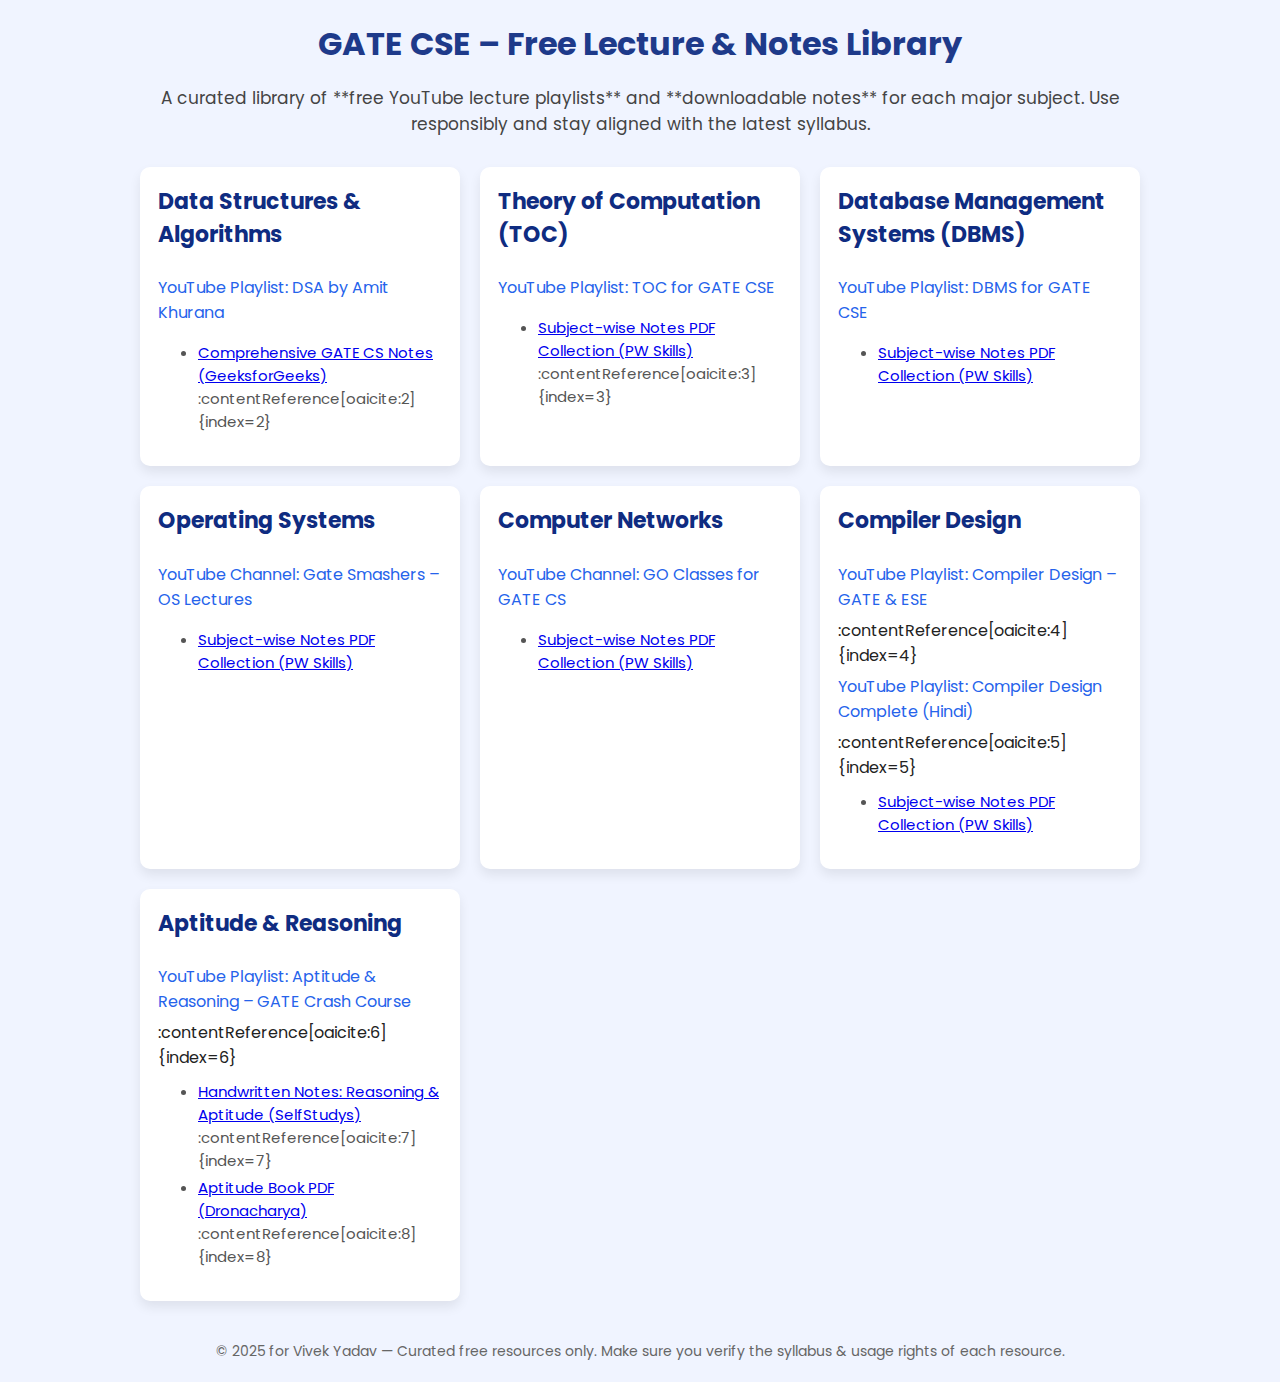
<file: Lecture.html>
<!doctype html>
<html lang="en">
<head>
  <meta charset="utf-8">
  <meta name="viewport" content="width=device-width,initial-scale=1">
  <title>GATE CSE – Free Lecture & Notes Library</title>
  <link href="https://fonts.googleapis.com/css2?family=Poppins:wght@300;400;600&display=swap" rel="stylesheet">
  <style>
    body {
      font-family: 'Poppins', sans-serif;
      background: #f0f4ff;
      color: #222;
      margin: 0;
      padding: 20px;
    }
    .container { max-width: 1000px; margin: auto; }
    header { text-align: center; margin-bottom: 30px; }
    h1 { margin: 0; font-size: 32px; color:#1e3a8a; }
    p.lead { font-size: 17px; color: #444; }
    .subject-list { display: grid; grid-template-columns: repeat(auto-fit, minmax(280px, 1fr)); gap: 20px; }
    .subject {
      background: white;
      border-radius: 10px;
      padding: 18px;
      box-shadow: 0 6px 12px rgba(0,0,0,0.08);
      transition: transform .2s, background .2s;
    }
    .subject:hover {
      transform: translateY(-4px);
      background: #eef6ff;
    }
    .subject h2 { margin-top: 0; font-size: 22px; color: #0f2c81; }
    .links { margin-top: 10px; }
    .links a {
      display: inline-block;
      margin: 6px 0;
      color: #2563eb;
      text-decoration: none;
    }
    .links a:hover { text-decoration: underline; }
    .notes-list { margin-top: 10px; font-size: 15px; color: #555; }
    .notes-list li { margin: 4px 0; }
    footer {
      text-align: center;
      margin-top: 40px;
      font-size: 14px;
      color: #666;
    }
  </style>
</head>
<body>
  <div class="container">
    <header>
      <h1>GATE CSE – Free Lecture & Notes Library</h1>
      <p class="lead">A curated library of **free YouTube lecture playlists** and **downloadable notes** for each major subject. Use responsibly and stay aligned with the latest syllabus.</p>
    </header>

    <div class="subject-list">

      <div class="subject" id="dsalgo">
        <h2>Data Structures & Algorithms</h2>
        <div class="links">
          <a href="https://www.youtube.com/c/GATECSELECTURESBYAMITKHURANA" target="_blank">YouTube Playlist: DSA by Amit Khurana</a>
        </div>
        <ul class="notes-list">
          <li><a href="https://www.geeksforgeeks.org/gate/gate-cs-notes-gq/" target="_blank">Comprehensive GATE CS Notes (GeeksforGeeks)</a> :contentReference[oaicite:2]{index=2}</li>
        </ul>
      </div>

      <div class="subject" id="toc">
        <h2>Theory of Computation (TOC)</h2>
        <div class="links">
          <a href="https://www.youtube.com/playlist?list=PLvMOQ5JLTIeY2sfuS7N2OhdIWnQhWBwAj" target="_blank">YouTube Playlist: TOC for GATE CSE</a>
        </div>
        <ul class="notes-list">
          <li><a href="https://www.pw.live/gate/exams/gate-cse-notes" target="_blank">Subject-wise Notes PDF Collection (PW Skills)</a> :contentReference[oaicite:3]{index=3}</li>
        </ul>
      </div>

      <div class="subject" id="dbms">
        <h2>Database Management Systems (DBMS)</h2>
        <div class="links">
          <a href="https://www.youtube.com/playlist?list=PLvTTv60o7qj-PgF3DhvvTK6_-g_FU8wCT" target="_blank">YouTube Playlist: DBMS for GATE CSE</a>
        </div>
        <ul class="notes-list">
          <li><a href="https://www.pw.live/gate/exams/gate-cse-notes" target="_blank">Subject-wise Notes PDF Collection (PW Skills)</a></li>
        </ul>
      </div>

      <div class="subject" id="os">
        <h2>Operating Systems</h2>
        <div class="links">
          <a href="https://www.youtube.com/channel/UCJihyK0A38SZ6SdJirEdIOw" target="_blank">YouTube Channel: Gate Smashers – OS Lectures</a>
        </div>
        <ul class="notes-list">
          <li><a href="https://www.pw.live/gate/exams/gate-cse-notes" target="_blank">Subject-wise Notes PDF Collection (PW Skills)</a></li>
        </ul>
      </div>

      <div class="subject" id="networks">
        <h2>Computer Networks</h2>
        <div class="links">
          <a href="https://www.youtube.com/%40GOClassesforGATECS" target="_blank">YouTube Channel: GO Classes for GATE CS</a>
        </div>
        <ul class="notes-list">
          <li><a href="https://www.pw.live/gate/exams/gate-cse-notes" target="_blank">Subject-wise Notes PDF Collection (PW Skills)</a></li>
        </ul>
      </div>

      <div class="subject" id="compiler">
        <h2>Compiler Design</h2>
        <div class="links">
          <a href="https://www.youtube.com/playlist?list=PLO4TWepMw7ghbButY2xHVSLImXF7oPXLF" target="_blank">YouTube Playlist: Compiler Design – GATE & ESE</a> :contentReference[oaicite:4]{index=4}
          <br>
          <a href="https://www.youtube.com/playlist?list=PLmXKhU9FNesSmu-_DKC7APRoFkaQvGurx" target="_blank">YouTube Playlist: Compiler Design Complete (Hindi) </a> :contentReference[oaicite:5]{index=5}
        </div>
        <ul class="notes-list">
          <li><a href="https://www.pw.live/gate/exams/gate-cse-notes" target="_blank">Subject-wise Notes PDF Collection (PW Skills)</a></li>
        </ul>
      </div>

      <div class="subject" id="aptitude">
        <h2>Aptitude & Reasoning</h2>
        <div class="links">
          <a href="https://www.youtube.com/playlist?list=PL3eEXnCBViH80TV7jd9VQUDt1XIcQFvBR" target="_blank">YouTube Playlist: Aptitude & Reasoning – GATE Crash Course</a> :contentReference[oaicite:6]{index=6}
        </div>
        <ul class="notes-list">
          <li><a href="https://www.selfstudys.com/gate/computer-science-engineering/online/exam/reasoning-aptitude-book-i" target="_blank">Handwritten Notes: Reasoning & Aptitude (SelfStudys) </a> :contentReference[oaicite:7]{index=7}</li>
          <li><a href="https://www.dronacharya.info/Study-Materials/Download/Aptitude-Book.pdf" target="_blank">Aptitude Book PDF (Dronacharya)</a> :contentReference[oaicite:8]{index=8}</li>
        </ul>
      </div>

    </div>

    <footer>
      © 2025 for Vivek Yadav — Curated free resources only. Make sure you verify the syllabus & usage rights of each resource.
    </footer>
  </div>
</body>
</html>
</file>
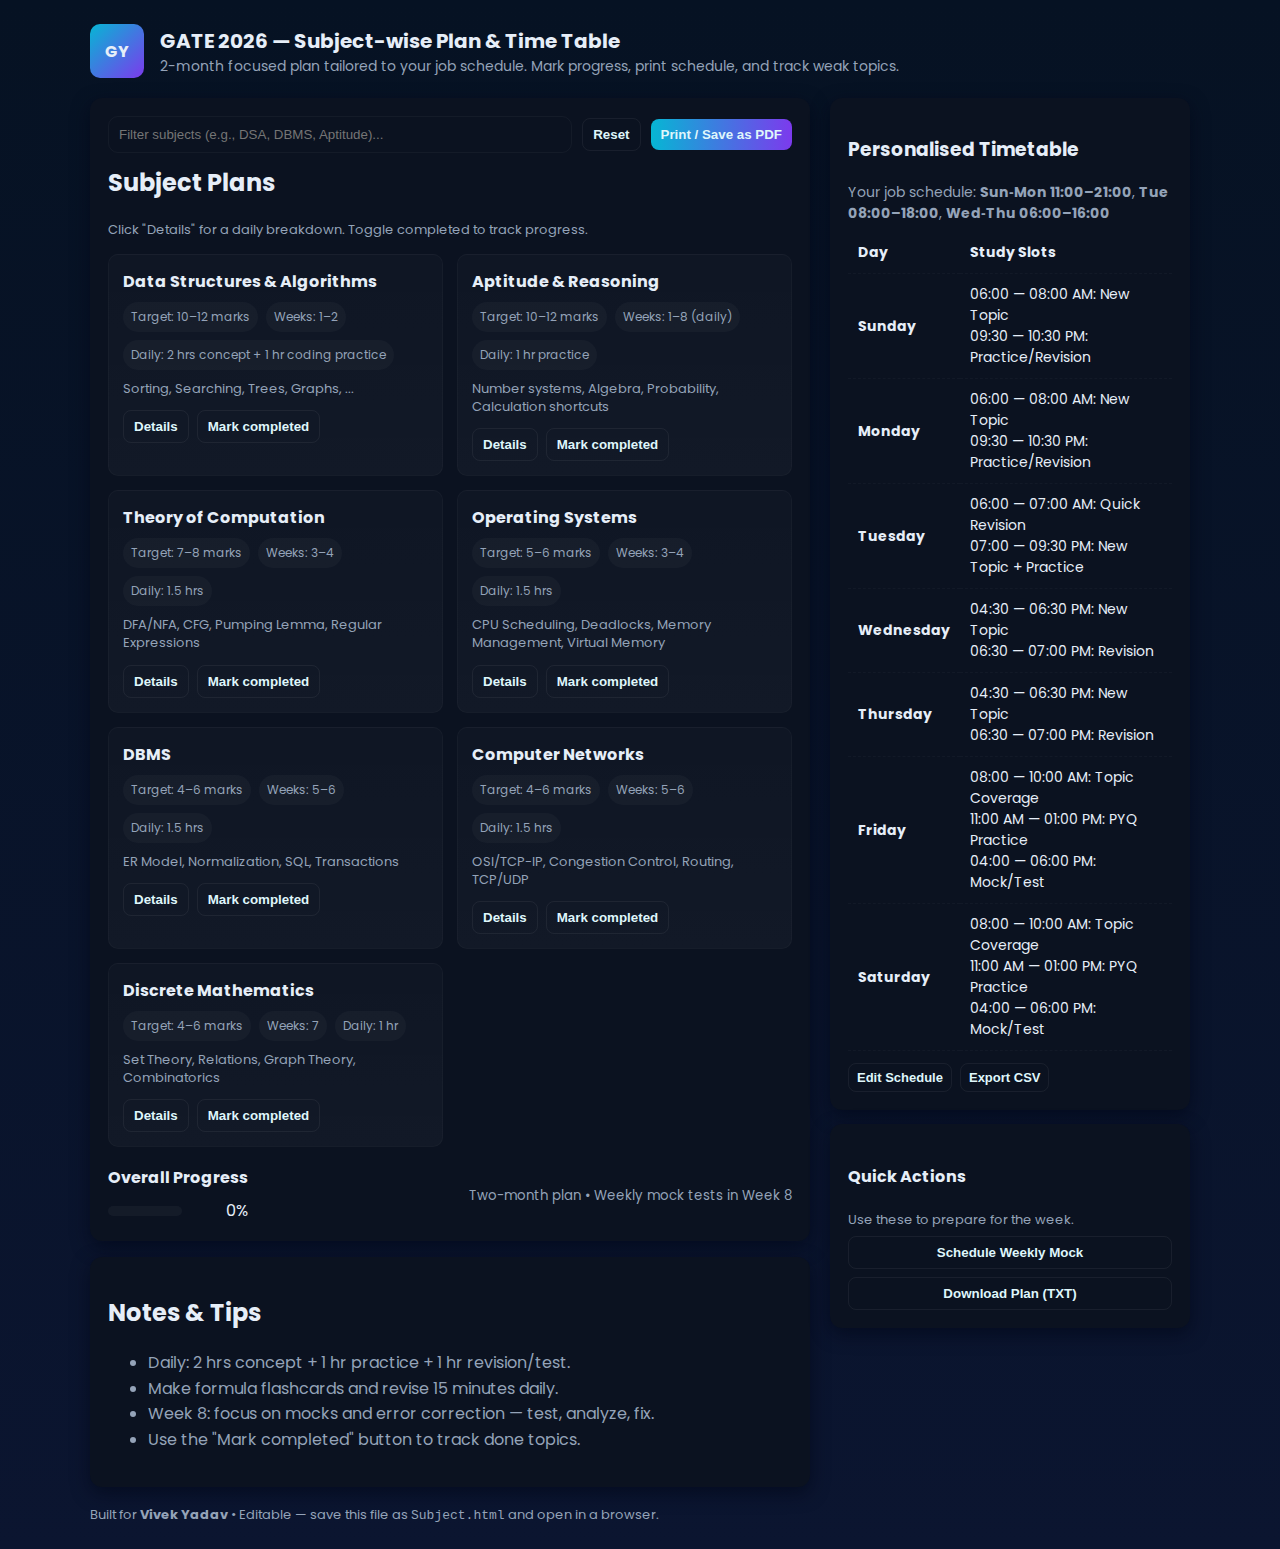
<file: Subject.html>
<!doctype html>
<html lang="en">
<head>
  <meta charset="utf-8">
  <meta name="viewport" content="width=device-width,initial-scale=1">
  <title>GATE 2026 — Subject Wise Plan & Timetable</title>
  <link href="https://fonts.googleapis.com/css2?family=Poppins:wght@300;400;600;700&display=swap" rel="stylesheet">
  <style>
    :root{
      --bg:#0f1724;
      --card:#0b1220;
      --muted:#94a3b8;
      --accent:#06b6d4;
      --glass: rgba(255,255,255,0.03);
    }
    *{box-sizing:border-box}
    body{font-family:'Poppins',sans-serif;background:linear-gradient(180deg,#061223 0%, #0b1530 100%);color:#e6eef8;margin:0;padding:24px}
    .container{max-width:1100px;margin:0 auto}
    header{display:flex;align-items:center;gap:16px;margin-bottom:20px}
    .logo{width:54px;height:54px;border-radius:10px;background:linear-gradient(135deg,var(--accent),#7c3aed);display:flex;align-items:center;justify-content:center;font-weight:700}
    h1{font-size:20px;margin:0}
    p.lead{margin:0;color:var(--muted);font-size:14px}

    .grid{display:grid;grid-template-columns:1fr 360px;gap:20px}

    /* Left content */
    .card{background:var(--card);padding:18px;border-radius:12px;box-shadow:0 6px 18px rgba(2,6,23,0.6);}
    .subjects{display:grid;grid-template-columns:repeat(auto-fit,minmax(250px,1fr));gap:14px}
    .subject{background:linear-gradient(180deg,rgba(255,255,255,0.02),var(--glass));padding:14px;border-radius:10px;border:1px solid rgba(255,255,255,0.03)}
    .subject h3{margin:0;font-size:16px}
    .tags{margin-top:8px;display:flex;gap:8px;flex-wrap:wrap}
    .tag{font-size:12px;padding:6px 8px;border-radius:999px;background:rgba(255,255,255,0.03);color:var(--muted)}
    .subject .details{margin-top:10px;color:var(--muted);font-size:13px;line-height:1.4}
    .subject .actions{display:flex;gap:8px;margin-top:12px}
    .btn{background:transparent;border:1px solid rgba(255,255,255,0.06);padding:8px 10px;border-radius:8px;color:#dff6fb;cursor:pointer;font-weight:600}
    .btn.primary{background:linear-gradient(90deg,var(--accent),#7c3aed);border:0}
    .small{font-size:13px;padding:6px 8px}

    /* Timetable */
    .timetable table{width:100%;border-collapse:collapse;margin-top:8px}
    .timetable th,.timetable td{padding:10px;border-bottom:1px dashed rgba(255,255,255,0.03);text-align:left;font-size:14px}
    .day{font-weight:700}

    /* Controls */
    .controls{display:flex;gap:10px;align-items:center;margin-bottom:12px}
    input[type="search"]{flex:1;padding:10px;border-radius:10px;border:1px solid rgba(255,255,255,0.04);background:transparent;color:inherit}

    /* Progress */
    .progressWrap{display:flex;gap:12px;align-items:center}
    .progress{height:10px;background:rgba(255,255,255,0.04);border-radius:999px;flex:1}
    .progress > i{display:block;height:100%;border-radius:999px;background:linear-gradient(90deg,var(--accent),#7c3aed);width:0%}

    footer{margin-top:18px;color:var(--muted);font-size:13px}

    /* Responsive */
    @media (max-width:900px){.grid{grid-template-columns:1fr}}
  </style>
</head>
<body>
  <div class="container">
    <header>
      <div class="logo">GY</div>
      <div>
        <h1>GATE 2026 — Subject-wise Plan & Time Table</h1>
        <p class="lead">2-month focused plan tailored to your job schedule. Mark progress, print schedule, and track weak topics.</p>
      </div>
    </header>

    <div class="grid">
      <main>
        <div class="card">
          <div class="controls">
            <input id="search" type="search" placeholder="Filter subjects (e.g., DSA, DBMS, Aptitude)...">
            <button class="btn" id="reset">Reset</button>
            <button class="btn primary" id="print">Print / Save as PDF</button>
          </div>

          <h2 style="margin-top:4px">Subject Plans</h2>
          <p style="color:var(--muted);margin:6px 0 14px;font-size:13px">Click "Details" for a daily breakdown. Toggle completed to track progress.</p>

          <div class="subjects" id="subjects"></div>

          <div style="margin-top:18px;display:flex;gap:12px;align-items:center;justify-content:space-between">
            <div>
              <strong>Overall Progress</strong>
              <div class="progressWrap" style="margin-top:8px">
                <div class="progress"><i id="progBar"></i></div>
                <div id="progText" style="min-width:54px;text-align:right">0%</div>
              </div>
            </div>
            <div>
              <small style="color:var(--muted)">Two-month plan • Weekly mock tests in Week 8</small>
            </div>
          </div>

        </div>

        <div class="card" style="margin-top:16px">
          <h2>Notes & Tips</h2>
          <ul style="color:var(--muted);line-height:1.6">
            <li>Daily: 2 hrs concept + 1 hr practice + 1 hr revision/test.</li>
            <li>Make formula flashcards and revise 15 minutes daily.</li>
            <li>Week 8: focus on mocks and error correction — test, analyze, fix.</li>
            <li>Use the "Mark completed" button to track done topics.</li>
          </ul>
        </div>

      </main>

      <aside>
        <div class="card timetable">
          <h3>Personalised Timetable</h3>
          <p class="lead" style="margin-top:6px">Your job schedule: <strong>Sun‑Mon 11:00–21:00</strong>, <strong>Tue 08:00–18:00</strong>, <strong>Wed‑Thu 06:00–16:00</strong></p>

          <table>
            <thead>
              <tr><th>Day</th><th>Study Slots</th></tr>
            </thead>
            <tbody id="timetableBody"></tbody>
          </table>

          <div style="margin-top:12px;display:flex;gap:8px">
            <button class="btn small" id="editSchedule">Edit Schedule</button>
            <button class="btn small" id="exportCSV">Export CSV</button>
          </div>
        </div>

        <div class="card" style="margin-top:14px">
          <h4>Quick Actions</h4>
          <p style="color:var(--muted);font-size:13px;margin:6px 0">Use these to prepare for the week.</p>
          <div style="display:flex;flex-direction:column;gap:8px">
            <button class="btn" id="weeklyMock">Schedule Weekly Mock</button>
            <button class="btn" id="downloadPlan">Download Plan (TXT)</button>
          </div>
        </div>

      </aside>
    </div>

    <footer>
      Built for <strong>Vivek Yadav</strong> • Editable — save this file as <code>Subject.html</code> and open in a browser.
    </footer>
  </div>

  <script>
    // Subject data (2-month plan)
    const subjects = [
      {id:'dsa', title:'Data Structures & Algorithms', marks:'10–12', weeks:'1–2', topics:['Sorting','Searching','Trees','Graphs','Heaps','Hashing'], daily:'2 hrs concept + 1 hr coding practice'},
      {id:'apt', title:'Aptitude & Reasoning', marks:'10–12', weeks:'1–8 (daily)', topics:['Number systems','Algebra','Probability','Calculation shortcuts'], daily:'1 hr practice'},
      {id:'toc', title:'Theory of Computation', marks:'7–8', weeks:'3–4', topics:['DFA/NFA','CFG','Pumping Lemma','Regular Expressions'], daily:'1.5 hrs'},
      {id:'os', title:'Operating Systems', marks:'5–6', weeks:'3–4', topics:['CPU Scheduling','Deadlocks','Memory Management','Virtual Memory'], daily:'1.5 hrs'},
      {id:'dbms', title:'DBMS', marks:'4–6', weeks:'5–6', topics:['ER Model','Normalization','SQL','Transactions'], daily:'1.5 hrs'},
      {id:'cn', title:'Computer Networks', marks:'4–6', weeks:'5–6', topics:['OSI/TCP-IP','Congestion Control','Routing','TCP/UDP'], daily:'1.5 hrs'},
      {id:'dm', title:'Discrete Mathematics', marks:'4–6', weeks:'7', topics:['Set Theory','Relations','Graph Theory','Combinatorics'], daily:'1 hr'},
    ];

    const subjectsContainer = document.getElementById('subjects');
    const progBar = document.getElementById('progBar');
    const progText = document.getElementById('progText');

    function renderSubjects(filter = ''){
      subjectsContainer.innerHTML = '';
      const doneCount = subjects.filter(s => localStorage.getItem('done_'+s.id) === '1').length;
      subjects.forEach(s => {
        if(filter && !s.title.toLowerCase().includes(filter.toLowerCase()) && !s.id.includes(filter.toLowerCase())) return;
        const div = document.createElement('div'); div.className='subject';
        div.innerHTML = `
          <h3>${s.title}</h3>
          <div class="tags">
            <span class="tag">Target: ${s.marks} marks</span>
            <span class="tag">Weeks: ${s.weeks}</span>
            <span class="tag">Daily: ${s.daily}</span>
          </div>
          <div class="details" id="det_${s.id}">${s.topics.slice(0,4).join(', ')}${s.topics.length>4?', ...':''}</div>
          <div class="actions">
            <button class="btn" onclick="toggleDetails('${s.id}')">Details</button>
            <button class="btn" id="btn_${s.id}" onclick="toggleDone('${s.id}')">${localStorage.getItem('done_'+s.id) === '1' ? 'Mark undone' : 'Mark completed'}</button>
          </div>
        `;
        subjectsContainer.appendChild(div);
      });
      // update progress
      const percent = Math.round((doneCount/subjects.length)*100);
      progBar.style.width = percent + '%';
      progText.textContent = percent + '%';
    }

    function toggleDetails(id){
      const el = document.getElementById('det_'+id);
      if(!el) return;
      const subj = subjects.find(s=>s.id===id);
      if(el.dataset.expanded === '1'){
        el.innerHTML = subj.topics.slice(0,4).join(', ') + (subj.topics.length>4?', ...':'');
        el.dataset.expanded = '0';
      } else {
        el.innerHTML = '<strong>Topics:</strong> ' + subj.topics.join(', ') + '<br><strong>Daily plan:</strong> ' + subj.daily + '<br><strong>Strategy:</strong> Study + practice + weekly PYQs.';
        el.dataset.expanded = '1';
      }
    }

    function toggleDone(id){
      const key = 'done_'+id;
      if(localStorage.getItem(key) === '1') localStorage.removeItem(key); else localStorage.setItem(key,'1');
      renderSubjects(document.getElementById('search').value);
    }

    // Timetable generation based on provided schedule
    const timetableBody = document.getElementById('timetableBody');
    const schedule = [
      {day:'Sunday',slots:['06:00 — 08:00 AM: New Topic','09:30 — 10:30 PM: Practice/Revision']},
      {day:'Monday',slots:['06:00 — 08:00 AM: New Topic','09:30 — 10:30 PM: Practice/Revision']},
      {day:'Tuesday',slots:['06:00 — 07:00 AM: Quick Revision','07:00 — 09:30 PM: New Topic + Practice']},
      {day:'Wednesday',slots:['04:30 — 06:30 PM: New Topic','06:30 — 07:00 PM: Revision']},
      {day:'Thursday',slots:['04:30 — 06:30 PM: New Topic','06:30 — 07:00 PM: Revision']},
      {day:'Friday',slots:['08:00 — 10:00 AM: Topic Coverage','11:00 AM — 01:00 PM: PYQ Practice','04:00 — 06:00 PM: Mock/Test']},
      {day:'Saturday',slots:['08:00 — 10:00 AM: Topic Coverage','11:00 AM — 01:00 PM: PYQ Practice','04:00 — 06:00 PM: Mock/Test']},
    ];

    function renderTimetable(){
      timetableBody.innerHTML = '';
      schedule.forEach(r =>{
        const tr = document.createElement('tr');
        const td1 = document.createElement('td'); td1.className='day'; td1.textContent = r.day;
        const td2 = document.createElement('td'); td2.innerHTML = r.slots.map(s=>'<div>'+s+'</div>').join('');
        tr.appendChild(td1); tr.appendChild(td2); timetableBody.appendChild(tr);
      });
    }

    // Search handling
    document.getElementById('search').addEventListener('input', e=>{
      renderSubjects(e.target.value.trim());
    });
    document.getElementById('reset').addEventListener('click', ()=>{document.getElementById('search').value = ''; renderSubjects();});

    // Print
    document.getElementById('print').addEventListener('click', ()=>{window.print();});

    // Export CSV for timetable
    document.getElementById('exportCSV').addEventListener('click', ()=>{
      let csv = 'Day,Slot\n';
      schedule.forEach(r=>{ r.slots.forEach(s=>{ csv += '"'+r.day+'","'+s+'"\n'; }); });
      const blob = new Blob([csv],{type:'text/csv'});
      const url = URL.createObjectURL(blob);
      const a = document.createElement('a'); a.href = url; a.download = 'GATE_Timetable.csv'; a.click(); URL.revokeObjectURL(url);
    });

    // Download plan as TXT
    document.getElementById('downloadPlan').addEventListener('click', ()=>{
      let txt = 'GATE 2026 - 2 Month Subject-wise Plan\n\n';
      subjects.forEach(s=>{ txt += s.title + ' ('+s.weeks+')\nTopics: '+s.topics.join(', ')+'\nDaily: '+s.daily+'\nTarget Marks: '+s.marks+'\n\n'; });
      const blob = new Blob([txt],{type:'text/plain'});
      const url = URL.createObjectURL(blob); const a = document.createElement('a'); a.href = url; a.download = 'GATE_Subject_Plan.txt'; a.click(); URL.revokeObjectURL(url);
    });

    // Weekly Mock alert (simple scheduling)
    document.getElementById('weeklyMock').addEventListener('click', ()=>{
      alert('Weekly mock test suggestion:\n\nSchedule 1 full-length mock every Sunday evening in Week 2,4,6,8. Increase to weekly in last month.');
    });

    // Edit schedule (simple prompt-edit)
    document.getElementById('editSchedule').addEventListener('click', ()=>{
      const day = prompt('Enter the day to edit (e.g., Tuesday):'); if(!day) return;
      const entry = schedule.find(s=>s.day.toLowerCase()===day.toLowerCase());
      if(!entry){alert('Day not found. Use full day name like "Sunday"'); return}
      const newSlots = prompt('Enter slots for '+entry.day+' separated by || (e.g., "06:00-07:00: Quick Revision || 20:00-21:30: Practice")');
      if(!newSlots) return; entry.slots = newSlots.split('||').map(s=>s.trim()); renderTimetable();
    });

    // Init
    renderSubjects(); renderTimetable();
  </script>
</body>
</html>
</file>
